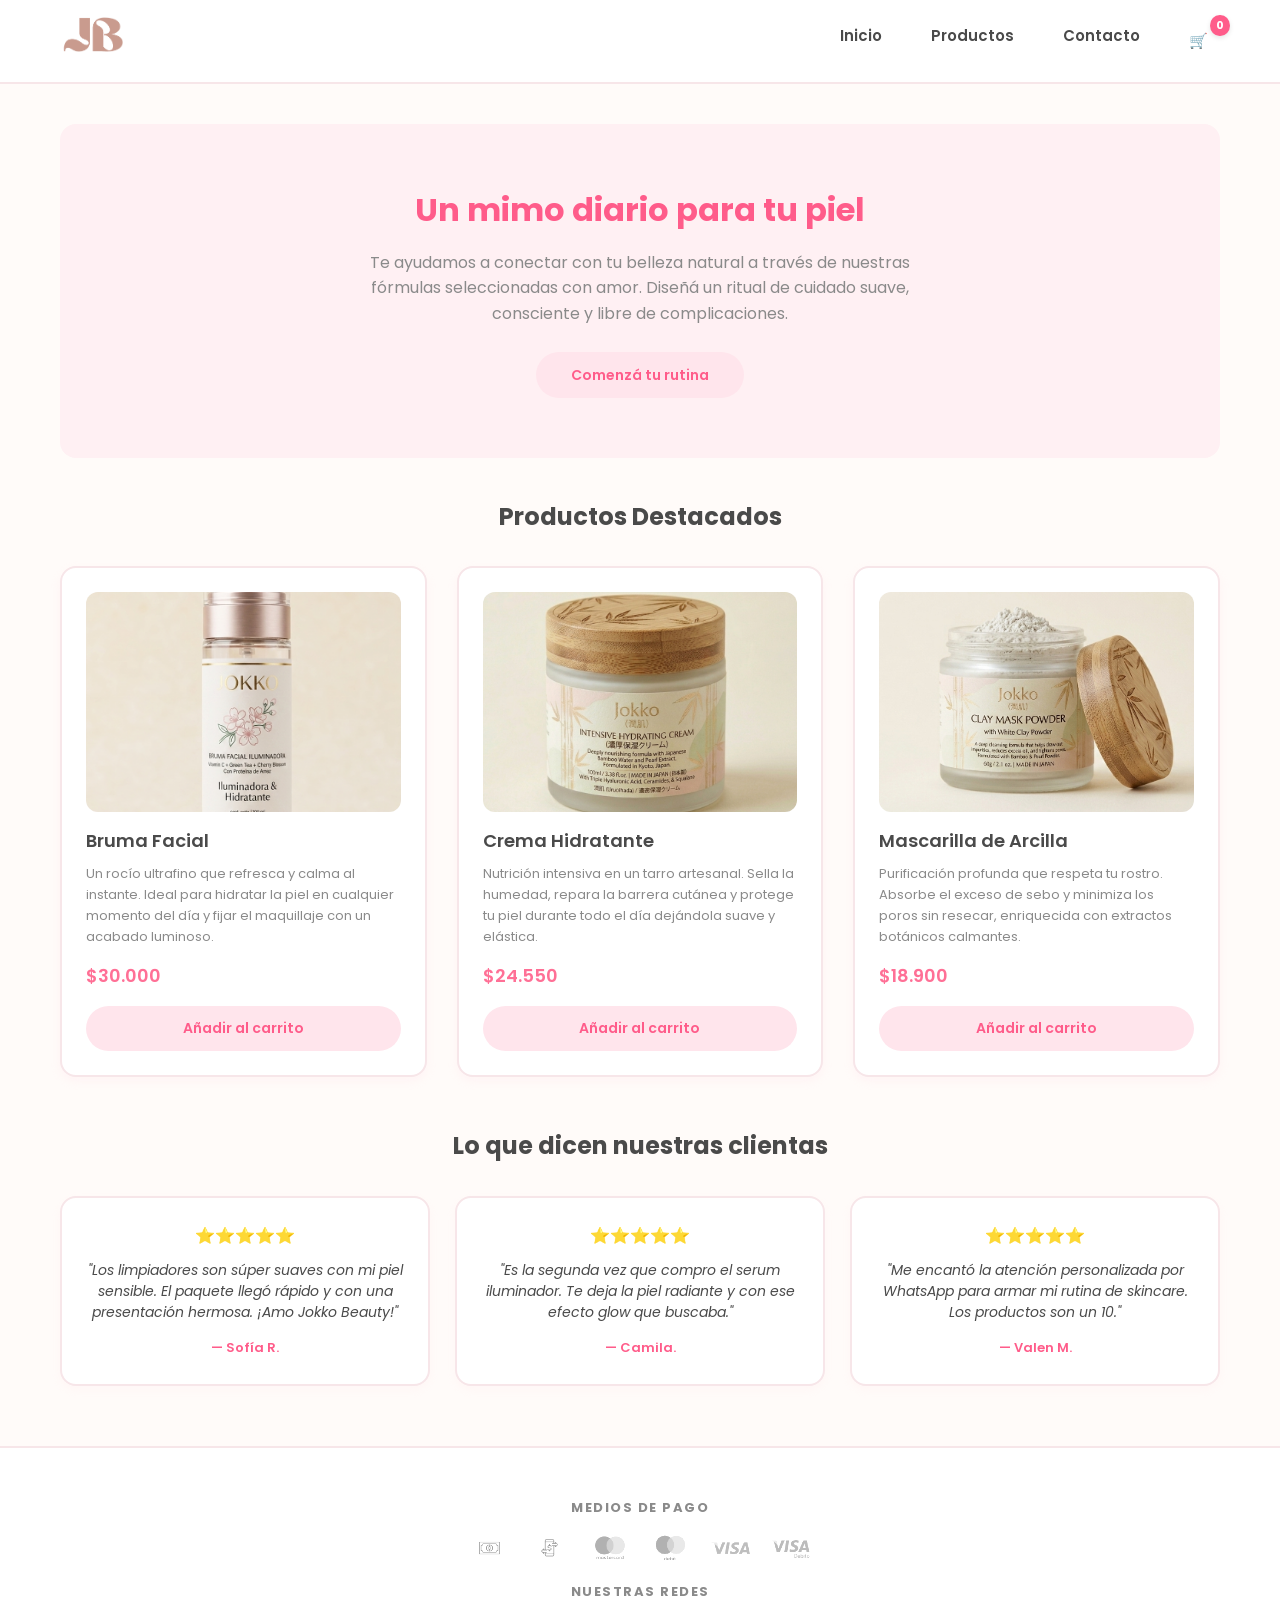
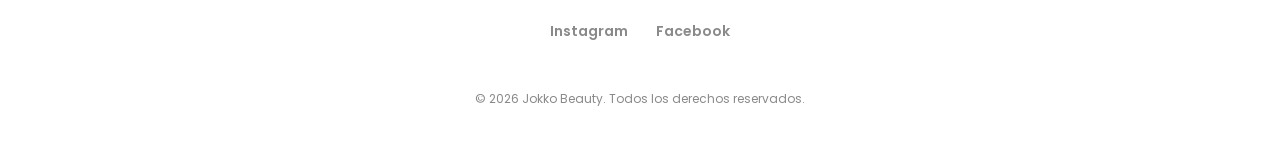
<file: index.html>
<!DOCTYPE html>
<html lang="es">
<head>
    <meta charset="UTF-8">
    <meta name="viewport" content="width=device-width, initial-scale=1.0">
    <link rel="icon" type="image/png" href="./img/JB-1.png">
    <title>Jokko Beauty | Inicio</title>
    <link rel="preconnect" href="https://fonts.googleapis.com">
    <link rel="preconnect" href="https://fonts.gstatic.com" crossorigin>
    <link href="https://fonts.googleapis.com/css2?family=Poppins:wght@300;400;600&display=swap" rel="stylesheet">
    <link rel="stylesheet" href="./css/index.css">
</head>
<body>
    <header> 
        <nav class="Menu-navegacion"> 
            <a href="index.html">
            <img src="./img/JB-1.png" alt="Jokko Beauty Logo">
            </a>
            <ul class="nav-list">
                <li><a href="index.html">Inicio</a></li>
                <li><a href="productos.html">Productos</a></li>
                <li><a href="contacto.html">Contacto</a></li>
                <li><a href="carrito.html" class="carrito-link">
        🛒 <span id="contador-carrito-nav" class="contador-badge">0</span>
    </a></li>
            </ul>
        </nav>
    </header>
    <main>
        <section style="text-align: center; padding: 60px 20px; background-color: var(--color-pastel-fondo); border-radius: var(--border-radius-cute); margin-bottom: 40px;">
            <h1 style="font-size: 32px; margin-bottom: 15px; color: #ff5c8a;">Un mimo diario para tu piel</h1>
            <p style="color: var(--color-secundario); max-width: 600px; margin: 0 auto 25px auto; font-size: 16px;">
                Te ayudamos a conectar con tu belleza natural a través de nuestras fórmulas seleccionadas con amor. Diseñá un ritual de cuidado suave, consciente y libre de complicaciones.
            </p>
            <a href="productos.html" class="btn-principal" style="display: inline-block; width: auto; padding: 12px 35px;">Comenzá tu rutina</a>
        </section>
<!-- Secciones Destacadas (3 Productos Elegidos) -->
    <h2 style="text-align: center; margin-bottom: 30px; font-size: 24px;">Productos Destacados</h2>
    <section class="productos-grid" style="margin-bottom: 40px;" id="contenedor-destacados">

        <article class="Card">
            <img src="./img/jokko_espuma.png" alt="Limpiador Espumoso">
            <h3>Espuma Limpiadora</h3>
            <p class="Descripcion">Textura sedosa que remueve con delicadeza las impurezas. Enriquecida con té verde y arroz que equilibran y calman el rostro en tu rutina diaria.</p>
            <p class="precio">$23.115</p>
            <button class="btn-buy" data-id="1">Agregar al carrito</button>
        </article>

        <article class="Card">
            <img src="./img/serum_vitaminaC.png" alt="Serum Iluminador de Vitamina C">
            <h3>Serum Vitamina C</h3>
            <p class="Descripcion">Poder antioxidante para iluminar tu piel. Desvanece manchas, unifica el tono del rostro y estimula el colágeno para una apariencia joven y fresca.</p>
            <p class="precio">$32.182</p>
            <button class="btn-buy" data-id="2">Agregar al carrito</button>
        </article>

        <article class="Card">
            <img src="./img/jokko_hidratante.png" alt="Crema Hidratante de Centella Asiatica">
            <h3>Crema Hidratante</h3>
            <p class="Descripcion">Nutrición intensiva en un tarro artesanal. Sella la humedad, repara la barrera cutánea y protege tu piel durante todo el día dejándola suave y elástica.</p>
            <p class="precio">$24.550</p>
            <button class="btn-buy" data-id="3">Agregar al carrito</button>
        </article>

    </section>
        <h2 style="text-align: center; margin-top: 50px; margin-bottom: 30px; font-size: 24px;">Lo que dicen nuestras clientas </h2>
        <section class="resenas-grid" style="margin-bottom: 20px;">
            
            <article class="resena-card">
                <div class="stars">⭐⭐⭐⭐⭐</div>
                <p class="resena-texto">"Los limpiadores son súper suaves con mi piel sensible. El paquete llegó rápido y con una presentación hermosa. ¡Amo Jokko Beauty!"</p>
                <h4 class="resena-autor">— Sofía R.</h4>
            </article>

            <article class="resena-card">
                <div class="stars">⭐⭐⭐⭐⭐</div>
                <p class="resena-texto">"Es la segunda vez que compro el serum iluminador. Te deja la piel radiante y con ese efecto glow que buscaba."</p>
                <h4 class="resena-autor">— Camila.</h4>
            </article>

            <article class="resena-card">
                <div class="stars">⭐⭐⭐⭐⭐</div>
                <p class="resena-texto">"Me encantó la atención personalizada por WhatsApp para armar mi rutina de skincare. Los productos son un 10."</p>
                <h4 class="resena-autor">— Valen M.</h4>
            </article>

        </section>
    </main>
    

    <footer>
        <h3>Medios de pago</h3>
        <div class="logos-pago">
            <img src="./img/efectivo.png" alt="efectivo">
            <img src="./img/tranferencia.png" alt="transferencia">
            <img src="./img/mastercard.png" alt="master">
            <img src="./img/masterdebito.png" alt="masterdeb">
            <img src="./img/visa.png" alt="visa">
            <img src="./img/visadebito.png" alt="visadeb">
        </div>
        <h3>Nuestras redes</h3>
        <a href="https://www.instagram.com/" target="_blank">Instagram</a>
        <a href="https://www.facebook.com/?locale=es_LA" target="_blank">Facebook</a>
        <br> <br>
        <p>© 2026 Jokko Beauty. Todos los derechos reservados.</p>
    </footer>
    <script src="./js/storage.js"></script>
    <script src="./js/productos.js"></script>
</body>
</html>
</file>
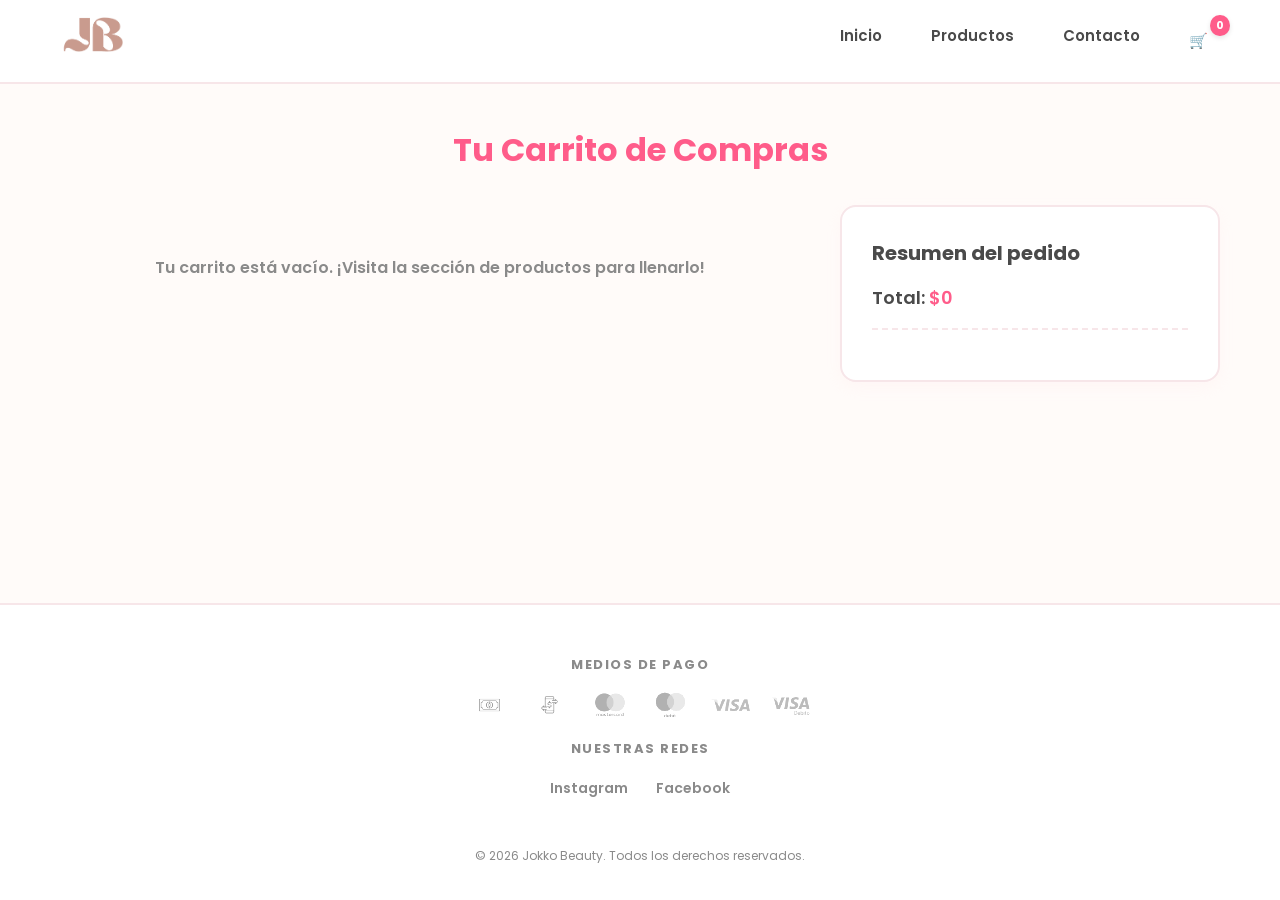
<file: carrito.html>
<!DOCTYPE html>
<html lang="es">
<head>
    <meta charset="UTF-8">
    <meta name="viewport" content="width=device-width, initial-scale=1.0">
    <link rel="icon" type="image/png" href="/img/JB-1.png">
    <title>Jokko Beauty | Carrito</title>
    <link rel="preconnect" href="https://fonts.googleapis.com">
    <link rel="preconnect" href="https://fonts.gstatic.com" crossorigin>
    <link href="https://fonts.googleapis.com/css2?family=Poppins:wght@300;400;600&display=swap" rel="stylesheet">
    <link rel="stylesheet" href="./css/index.css">
</head>
<body>
    <header> 
        <nav class="Menu-navegacion"> 
            <a href="index.html">
            <img src="/img/JB-1.png" alt="Jokko Beauty Logo">
            </a>
            <ul class="nav-list">
                <li><a href="index.html">Inicio</a></li>
                <li><a href="productos.html">Productos</a></li>
                <li><a href="contacto.html">Contacto</a></li>
                <li><a href="carrito.html" class="carrito-link">
        🛒 <span id="contador-carrito-nav" class="contador-badge">0</span>
    </a></li>
            </ul>
        </nav>
    </header>

<main>
    <h1 style="text-align: center; margin-bottom: 30px; color: #ff5c8a;">Tu Carrito de Compras</h1>
    
    <div class="carrito-layout-principal">
        
        <div id="contenedor-carrito">
            </div>

        <section class="resumen-compra">
            <h2>Resumen del pedido</h2>
            <div class="total-contenedor">
                Total: <span id="precio-total">$0</span>
            </div>
            <div class="acciones-carrito">
                <button id="btn-comprar" class="btn-principal">Iniciar Compra</button>
                <button id="btn-vaciar" class="btn-secundario">Vaciar Carrito</button>
            </div>
        </section>

    </div>
</main>
<div id="modal-compra" style="display: none; position: fixed; top: 0; left: 0; width: 100%; height: 100%; background-color: rgba(0,0,0,0.4); z-index: 2000; align-items: center; justify-content: center;">
    <div class="formulario-contacto" style="max-width: 400px; margin: 0 20px; position: relative;">
        <span id="cerrar-modal" style="position: absolute; top: 15px; right: 20px; cursor: pointer; font-size: 20px; color: var(--color-secundario);">×</span>
        <h2 style="font-size: 20px; margin-bottom: 15px; text-align: center; color: #ff5c8a;">¡Casi listo!</h2>
        <p style="font-size: 13px; color: var(--color-secundario); text-align: center; margin-bottom: 20px;">Completá tus datos para finalizar tu pedido por WhatsApp.</p>
        
        <form id="form-finalizar-compra">
            <label for="nombre-compra">Tu Nombre:</label>
            <input type="text" id="nombre-compra" required placeholder="Ej: Josefina">
            
            <label for="direccion-compra">Dirección de Envío:</label>
            <input type="text" id="direccion-compra" required placeholder="Ej: Av. Santa Fe 1234">
            
            <input type="submit" value="Continuar a WhatsApp">
        </form>
    </div>
</div>
    
    <footer>
        <h3>Medios de pago</h3>
        <div class="logos-pago">
               <img src="./img/efectivo.png" alt="efectivo">
            <img src="./img/tranferencia.png" alt="transferencia">
            <img src="./img/mastercard.png" alt="master">
            <img src="./img/masterdebito.png" alt="masterdeb">
            <img src="./img/visa.png" alt="visa">
            <img src="./img/visadebito.png" alt="visadeb">
        </div>
        <h3>Nuestras redes</h3>
        <a href="https://www.instagram.com/" target="_blank">Instagram</a>
        <a href="https://www.facebook.com/?locale=es_LA" target="_blank">Facebook</a>
        <br> <br>
        <p>© 2026 Jokko Beauty. Todos los derechos reservados.</p>
    </footer>

    <script src="./js/storage.js"></script>
    <script src="./js/carrito.js"></script>
</body>
</html>
</file>
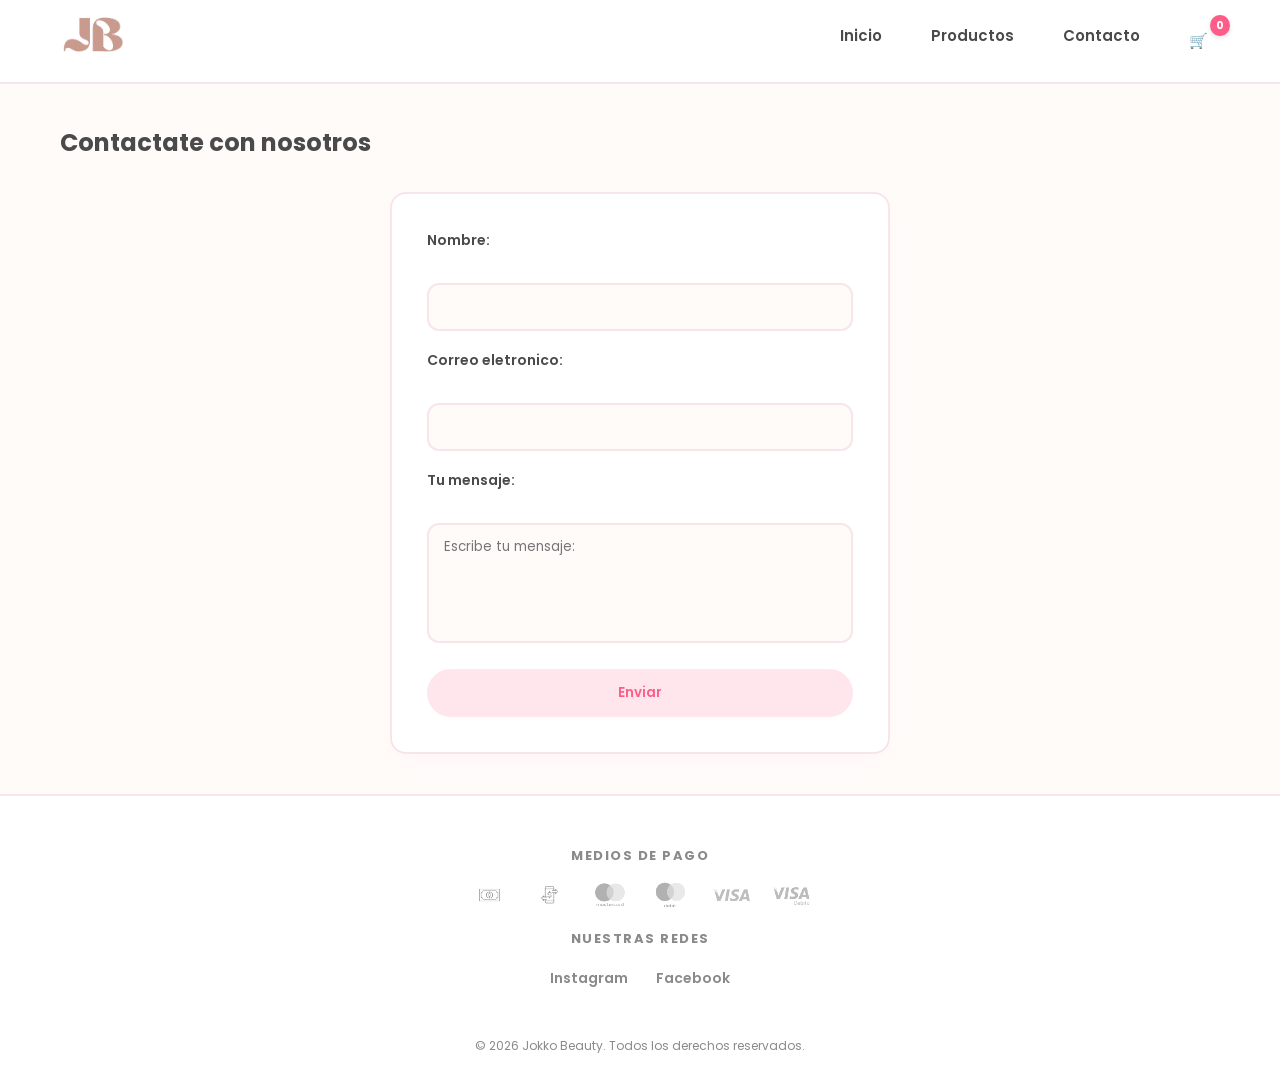
<file: contacto.html>
<!DOCTYPE html>
<html lang="es">
<head>
    <meta charset="UTF-8">
    <meta name="viewport" content="width=device-width, initial-scale=1.0">
    <link rel="icon" type="image/png" href="/img/JB-1.png">
    <title>Jokko Beauty | Contacto</title>
    <link rel="preconnect" href="https://fonts.googleapis.com">
    <link rel="preconnect" href="https://fonts.gstatic.com" crossorigin>
    <link href="https://fonts.googleapis.com/css2?family=Poppins:wght@300;400;600&display=swap" rel="stylesheet">
    <link rel="stylesheet" href="./css/index.css">
</head>
<body>
    <header> 
        <nav class="Menu-navegacion"> 
            <a href="index.html">
            <img src="/img/JB-1.png" alt="Jokko Beauty Logo">
            </a>
            <ul class="nav-list">
                <li><a href="index.html">Inicio</a></li>
                <li><a href="productos.html">Productos</a></li>
                <li><a href="contacto.html">Contacto</a></li>
                <li><a href="carrito.html" class="carrito-link">
        🛒 <span id="contador-carrito-nav" class="contador-badge">0</span>
    </a></li>
            </ul>
        </nav>
    </header>
    <main>
    <h2>Contactate con nosotros</h2>
    <form action="https://formspree.io/f/xbdbozvy" method="POST" class="formulario-contacto">
<label for="nombre">Nombre:</label> <br>
<input type="text" id="nombre" name="nombre" required>
<br>
<label for="email">Correo eletronico:</label> <br>
<input type="email" id="email" name="email" required>
<br>
<label for="textarea">Tu mensaje:</label> <br>
<textarea name="mensaje" id="textarea" placeholder="Escribe tu mensaje:"></textarea>
<br>
    <input type="submit" value="Enviar">
</form>
    </main>
    <footer>
        <h3>Medios de pago</h3>
        <div class="logos-pago">
               <img src="./img/efectivo.png" alt="efectivo">
            <img src="./img/tranferencia.png" alt="transferencia">
            <img src="./img/mastercard.png" alt="master">
            <img src="./img/masterdebito.png" alt="masterdeb">
            <img src="./img/visa.png" alt="visa">
            <img src="./img/visadebito.png" alt="visadeb">
        </div>
        <h3>Nuestras redes</h3>
        <a href="https://www.instagram.com/" target="_blank">Instagram</a>
        <a href="https://www.facebook.com/?locale=es_LA" target="_blank">Facebook</a>
        <br> <br>
        <p>© 2026 Jokko Beauty. Todos los derechos reservados.</p>
    </footer>

<script src="./js/storage.js"></script>
<script src="./js/contacto.js"></script>
</body>
</html>
</file>
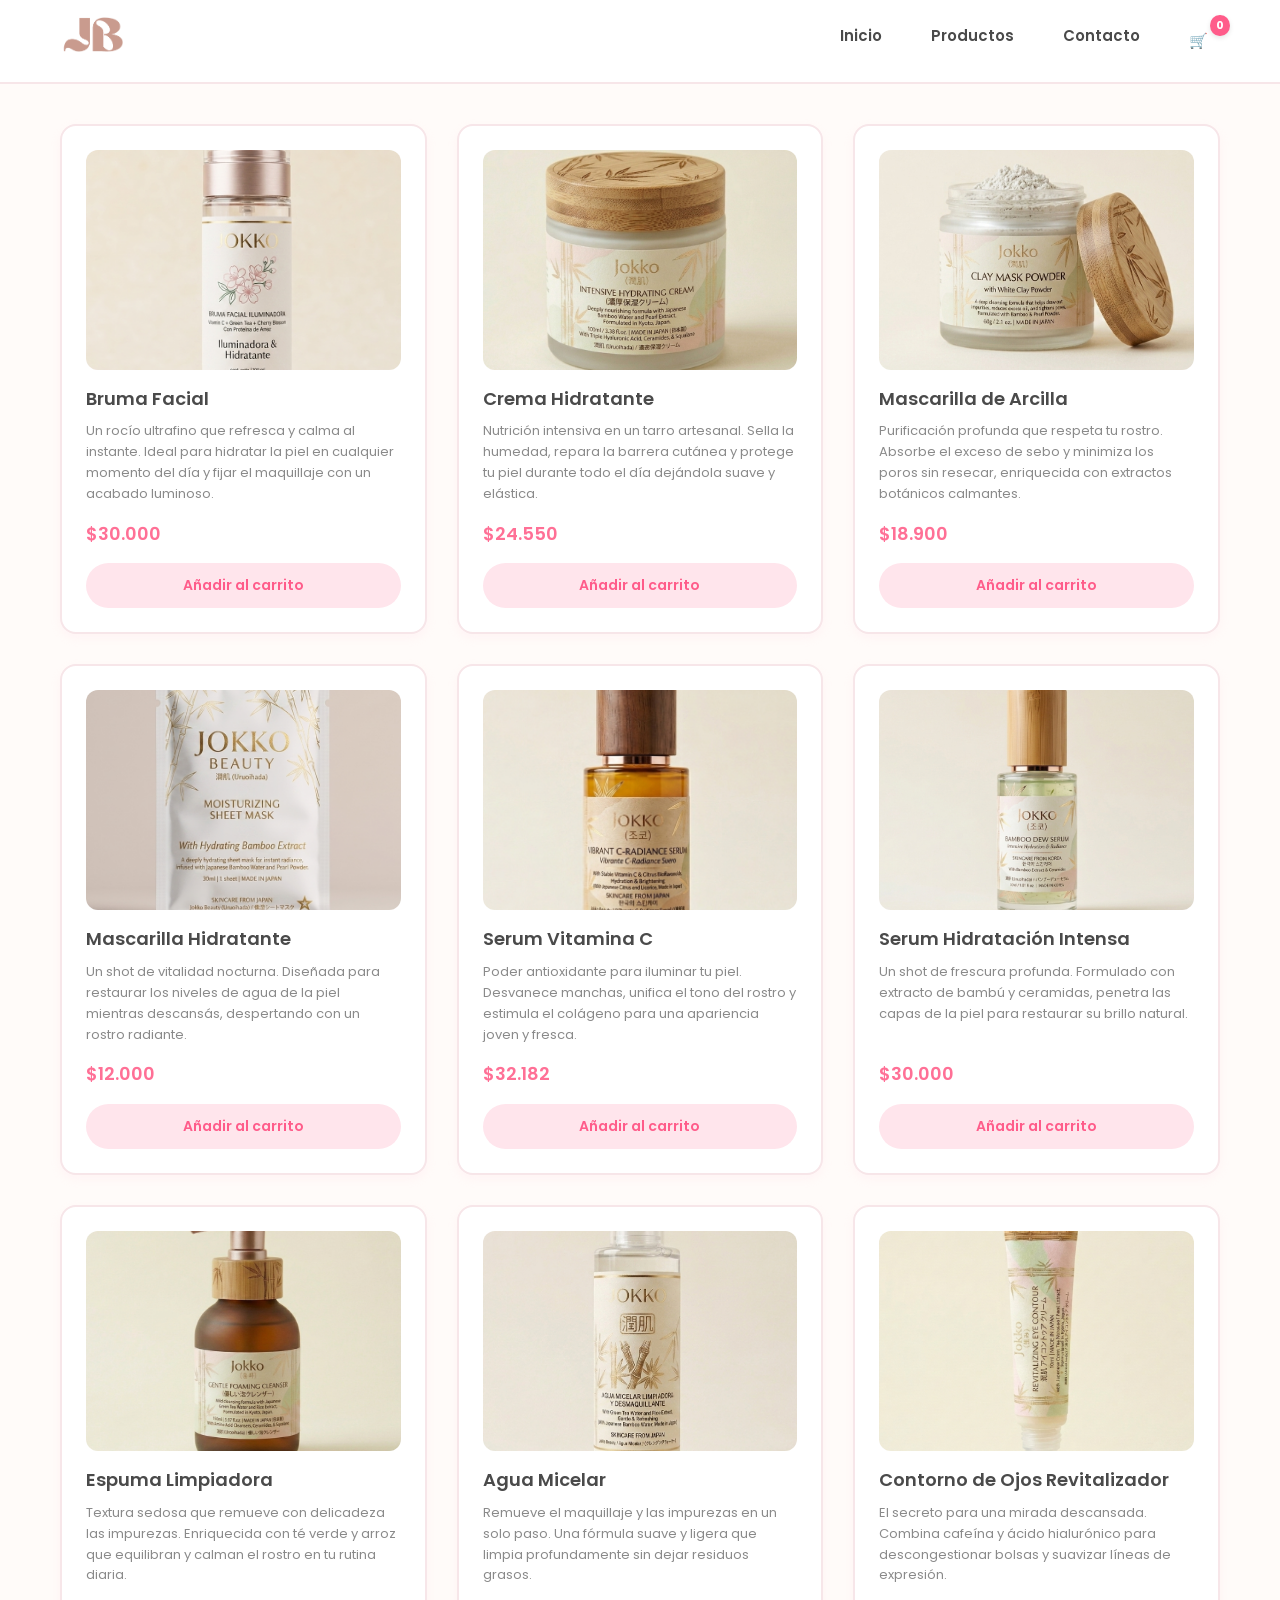
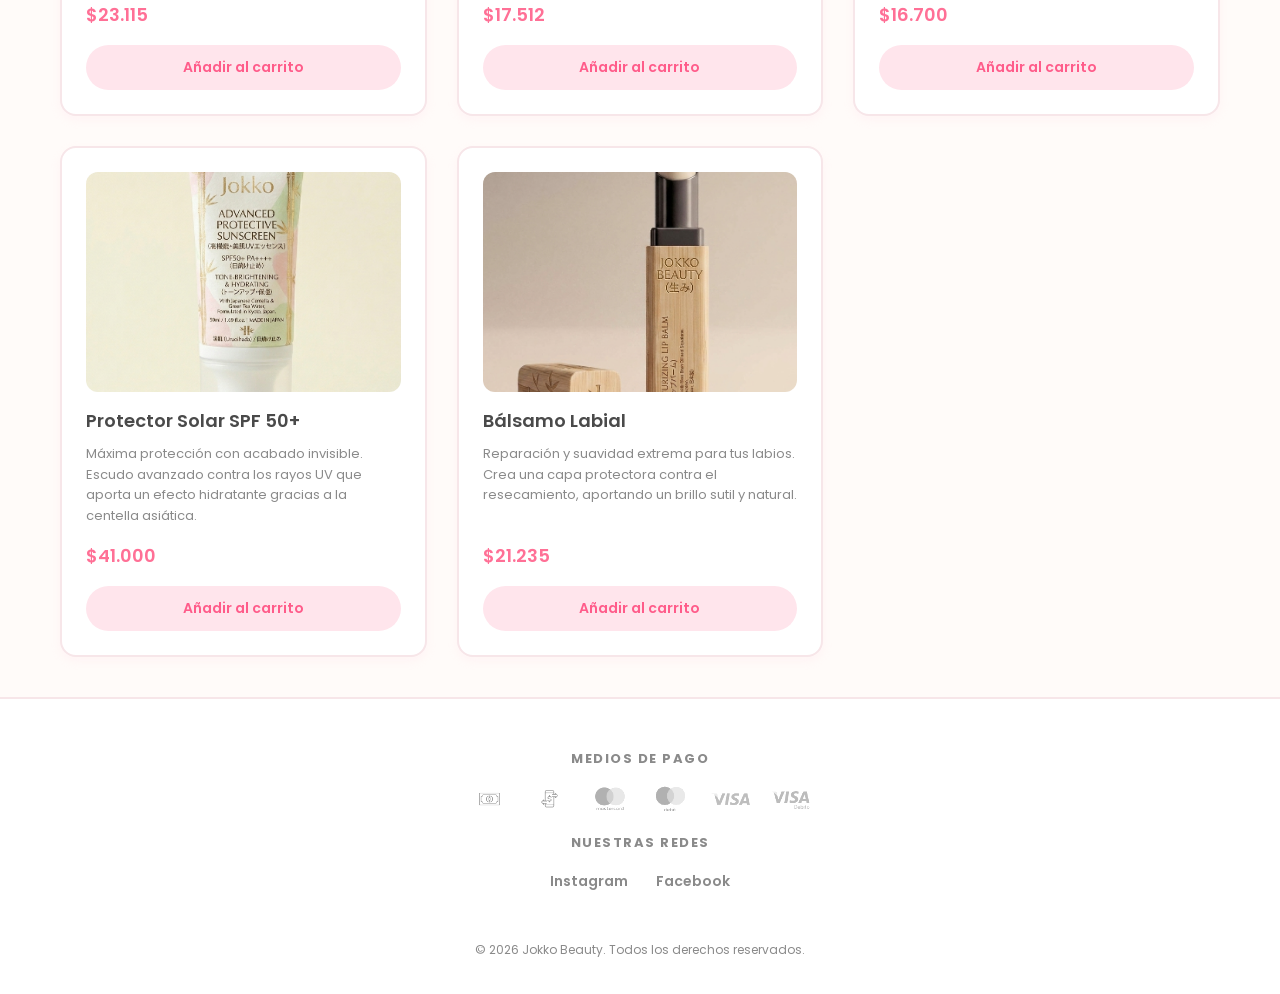
<file: productos.html>
<!DOCTYPE html>
<html lang="es">
<head>
    <meta charset="UTF-8">
    <meta name="viewport" content="width=device-width, initial-scale=1.0">
    <link rel="icon" type="image/png" href="/img/JB-1.png">
    <title>Jokko Beauty | Productos</title>
    <link rel="preconnect" href="https://fonts.googleapis.com">
    <link rel="preconnect" href="https://fonts.gstatic.com" crossorigin>
    <link href="https://fonts.googleapis.com/css2?family=Poppins:wght@300;400;600&display=swap" rel="stylesheet">
    <link rel="stylesheet" href="./css/index.css">
</head>
<body>
    <header> 
        <nav class="Menu-navegacion"> 
            <a href="index.html">
            <img src="/img/JB-1.png" alt="Jokko Beauty Logo">
            </a>
            <ul class="nav-list">
                <li><a href="index.html">Inicio</a></li>
                <li><a href="productos.html">Productos</a></li>
                <li><a href="contacto.html">Contacto</a></li>
                <li><a href="carrito.html" class="carrito-link">
        🛒 <span id="contador-carrito-nav" class="contador-badge">0</span>
    </a></li>
            </ul>
        </nav>
    </header>
    <main>
        <section id="contenedor-productos" class="productos-grid">
        </section>
    </main>
    <footer>
        <h3>Medios de pago</h3>
        <div class="logos-pago">
               <img src="./img/efectivo.png" alt="efectivo">
            <img src="./img/tranferencia.png" alt="transferencia">
            <img src="./img/mastercard.png" alt="master">
            <img src="./img/masterdebito.png" alt="masterdeb">
            <img src="./img/visa.png" alt="visa">
            <img src="./img/visadebito.png" alt="visadeb">
        </div>
        <h3>Nuestras redes</h3>
        <a href="https://www.instagram.com/" target="_blank">Instagram</a>
        <a href="https://www.facebook.com/?locale=es_LA" target="_blank">Facebook</a>
        <br> <br>
        <p>© 2026 Jokko Beauty. Todos los derechos reservados.</p>
    </footer>
<script src="./js/storage.js"></script>
<script src="./js/productos.js"></script>
</body>
</html>
</file>
<file: css/index.css>
/*conf. gral*/
:root {
    --color-fondo: #fffbf9;
    --color-bloques: #ffffff;
    --color-principal: #4a4a4a;
    --color-secundario: #8a8a8a;
    --color-pastel-rosa: #ffe5ec;
    --color-pastel-hover: #ffcad4;
    --color-pastel-fondo: #fff0f3;
    --color-borde: #f7e6e9;
    
    --fuente-principal: 'Poppins', sans-serif;
    --border-radius-cute: 16px;
}

* {
    margin: 0;
    padding: 0;
    box-sizing: border-box;
}

body {
    font-family: var(--fuente-principal);
    background-color: var(--color-fondo);
    color: var(--color-principal);
    line-height: 1.6;
    display: flex;
    flex-direction: column;
    min-height: 100vh;
}

/* Links */
a {
    text-decoration: none;
    color: inherit;
}

main {
    flex: 1;
    padding: 40px 20px;
    max-width: 1200px;
    margin: 0 auto;
    width: 100%;
}

/*header*/
header {
    background-color: var(--color-bloques);
    border-bottom: 2px solid var(--color-borde);
    position: sticky;
    top: 0;
    z-index: 100;
}

.Menu-navegacion {
    display: flex;
    justify-content: space-between;
    align-items: center;
    max-width: 1200px;
    margin: 0 auto;
    padding: 12px 20px;
}

.Menu-navegacion img {
    height: 50px;
    object-fit: contain;
}

.nav-list {
    display: flex;
    gap: 25px;
    list-style: none;
}

.nav-list a {
    font-size: 15px;
    font-weight: 600;
    color: var(--color-principal);
    padding: 6px 12px;
    border-radius: 20px;
    transition: all 0.3s ease;
}

.nav-list a:hover {
    background-color: var(--color-pastel-fondo);
    color: #ff7096;
}

/*catalogo + carrito*/
.productos-grid {
    display: grid;
    grid-template-columns: repeat(auto-fill, minmax(280px, 1fr));
    gap: 30px;
    width: 100%;
}

.Card {
    background-color: var(--color-bloques);
    border: 2px solid var(--color-borde);
    border-radius: var(--border-radius-cute);
    padding: 24px;
    display: flex;
    flex-direction: column;
    justify-content: space-between;
    transition: transform 0.3s ease, box-shadow 0.3s ease;
    box-shadow: 0 4px 10px rgba(255, 229, 236, 0.3);
}

.Card:hover {
    transform: translateY(-6px);
    box-shadow: 0 12px 24px rgba(255, 202, 212, 0.5);
    border-color: var(--color-pastel-hover);
}

.Card img {
    width: 100%;
    height: 220px;
    object-fit: cover;
    border-radius: 12px;
    margin-bottom: 15px;
    background-color: var(--color-pastel-fondo);
}

.Card h3 {
    font-size: 18px;
    font-weight: 600;
    margin-bottom: 8px;
}

.Card .Descripcion {
    font-size: 13px;
    color: var(--color-secundario);
    margin-bottom: 15px;
    flex-grow: 1;
}

.Card .precio {
    font-size: 18px;
    font-weight: 600;
    color: #ff7096;
    margin-bottom: 15px;
}

.btn-buy, .btn-principal, .btn-secundario {
    width: 100%;
    padding: 12px;
    border: none;
    border-radius: 25px; 
    font-family: var(--fuente-principal);
    font-size: 14px;
    font-weight: 600;
    cursor: pointer;
    transition: all 0.3s ease;
    text-align: center;
}

.btn-buy, .btn-principal {
    background-color: var(--color-pastel-rosa);
    color: #ff5c8a;
}

.btn-buy:hover, .btn-principal:hover {
    background-color: var(--color-pastel-hover);
    transform: scale(1.02);
}

.btn-secundario {
    background-color: transparent;
    color: var(--color-secundario);
    border: 2px solid var(--color-borde);
}

.btn-secundario:hover {
    background-color: var(--color-pastel-fondo);
    border-color: var(--color-pastel-hover);
    color: #ff5c8a;
}

.item-cantidad-catalogo {
    display: flex;
    align-items: center;
    justify-content: space-between;
    background-color: var(--color-pastel-fondo);
    border: 2px solid var(--color-borde);
    border-radius: var(--border-radius-cute);
    padding: 5px 10px;
    width: 100%;
    box-sizing: border-box;
}

.btn-cantidad-cat {
    background-color: var(--color-bloques);
    border: 1px solid var(--color-borde);
    width: 32px;
    height: 32px;
    border-radius: 50%;
    cursor: pointer;
    font-weight: bold;
    color: #ff5c8a;
    display: flex;
    align-items: center;
    justify-content: center;
    transition: all 0.2s ease;
}

.btn-cantidad-cat:hover {
    background-color: var(--color-pastel-rosa);
    transform: scale(1.05);
}

.cantidad-cat-num {
    font-weight: 600;
    color: var(--color-principal);
    font-size: 15px;
}

/*todo el carrito*/

.carrito-layout-principal {
    display: grid;
    grid-template-columns: 1fr 380px;
    gap: 40px;
    align-items: start;
    width: 100%;
}

#contenedor-carrito {
    display: flex;
    flex-direction: column;
    gap: 20px;
    width: 100%;
}

.item-carrito {
    display: flex;
    flex-direction: row;
    align-items: center;
    justify-content: space-between;
    gap: 20px;
    background-color: var(--color-bloques);
    border: 2px solid var(--color-borde);
    border-radius: var(--border-radius-cute);
    padding: 20px;
    box-shadow: 0 4px 10px rgba(255, 229, 236, 0.2);
}

.item-carrito img {
    width: 80px;
    height: 80px;         
    object-fit: cover;    
    border-radius: 8px;   
    background-color: var(--color-pastel-fondo); 
}

.item-info {
    flex: 2;
}

.item-cantidad {
    display: flex;
    align-items: center;
    gap: 12px;
    background-color: var(--color-pastel-fondo);
    padding: 6px 12px;
    border-radius: 20px;
}

.btn-cantidad {
    background-color: var(--color-bloques);
    border: 1px solid var(--color-borde);
    width: 28px;
    height: 28px;
    border-radius: 50%;
    cursor: pointer;
    display: flex;
    align-items: center;
    justify-content: center;
    font-weight: bold;
    color: #ff5c8a;
    transition: all 0.2s ease;
}

.btn-cantidad:hover {
    background-color: var(--color-pastel-rosa);
}

.btn-eliminar {
    background: none;
    border: none;
    color: #ff5c8a;
    cursor: pointer;
    font-size: 14px;
    font-weight: 600;
}

.btn-eliminar:hover {
    text-decoration: underline;
}

.resumen-compra {
    padding: 30px;
    background-color: var(--color-bloques);
    border: 2px solid var(--color-borde);
    border-radius: var(--border-radius-cute);
    box-shadow: 0 6px 15px rgba(255, 229, 236, 0.2);
    width: 100%;
}

.resumen-compra h2 {
    font-size: 20px;
    margin-bottom: 15px;
}

.total-contenedor {
    font-size: 18px;
    font-weight: 600;
    margin-bottom: 20px;
    border-bottom: 2px dashed var(--color-borde); 
    padding-bottom: 15px;
}

.total-contenedor span {
    color: #ff5c8a;
}

.acciones-carrito {
    display: flex;
    flex-direction: column;
    gap: 12px;
}

.carrito-link {
    position: relative;
    display: inline-block;
    font-size: 20px;
    text-decoration: none;
}

.contador-badge {
    position: absolute;
    top: -8px;
    right: -10px;
    background-color: #ff5c8a;
    color: white;
    font-size: 11px;
    font-weight: bold;
    border-radius: 50%;
    padding: 2px 6px;
    min-width: 15px;
    text-align: center;
    box-shadow: 0 2px 5px rgba(0, 0, 0, 0.1);
    transition: transform 0.2s ease;
}
.contador-badge.actualizado {
    transform: scale(1.3);
}

/*responsive carrito*/
@media (max-width: 992px) {
    .carrito-layout-principal {
        grid-template-columns: 1fr;
        gap: 30px;
    }
}

@media (max-width: 576px) {
    .item-carrito {
        flex-direction: column;
        text-align: center;
    }
}
/*form*/
.formulario-contacto {
    max-width: 500px;
    margin: 30px auto 0 auto;
    background-color: var(--color-bloques);
    padding: 35px;
    border: 2px solid var(--color-borde);
    border-radius: var(--border-radius-cute);
    box-shadow: 0 6px 15px rgba(255, 229, 236, 0.2);
}

.formulario-contacto label {
    font-size: 14px;
    font-weight: 600;
    display: block;
    margin-bottom: 6px;
    color: var(--color-principal);
}

.formulario-contacto input[type="text"],
.formulario-contacto input[type="email"],
.formulario-contacto textarea {
    width: 100%;
    padding: 12px 15px;
    border: 2px solid var(--color-borde);
    border-radius: 12px;
    font-family: var(--fuente-principal);
    margin-bottom: 18px;
    outline: none;
    background-color: var(--color-fondo);
    transition: border-color 0.3s ease;
}

.formulario-contacto input[type="text"]:focus,
.formulario-contacto input[type="email"]:focus,
.formulario-contacto textarea:focus {
    border-color: var(--color-pastel-hover);
    background-color: var(--color-bloques);
}

.formulario-contacto textarea {
    height: 120px;
    resize: none;
}

.formulario-contacto input[type="submit"] {
    width: 100%;
    padding: 14px;
    background-color: var(--color-pastel-rosa);
    color: #ff5c8a;
    border: none;
    border-radius: 25px;
    font-family: var(--fuente-principal);
    font-weight: 600;
    cursor: pointer;
    transition: all 0.3s ease;
}

.formulario-contacto input[type="submit"]:hover {
    background-color: var(--color-pastel-hover);
    transform: scale(1.02);
}

/*footer*/
footer {
    background-color: var(--color-bloques);
    border-top: 2px solid var(--color-borde);
    padding: 35px 20px;
    text-align: center;
    margin-top: auto;
}

footer h3 {
    font-size: 13px;
    text-transform: uppercase;
    letter-spacing: 1.5px;
    color: var(--color-secundario);
    margin-bottom: 15px;
    margin-top: 15px;
}

.logos-pago {
    display: flex;
    justify-content: center;
    gap: 15px;
    flex-wrap: wrap;
    margin-bottom: 20px;
}

.logos-pago img {
    height: 28px;
    object-fit: contain;
    filter: grayscale(100%) brightness(1.2);
    opacity: 0.4;
    transition: all 0.3s ease;
}

.logos-pago img:hover {
    filter: grayscale(0%) brightness(1);
    opacity: 1;
}

footer a {
    font-size: 14px;
    margin: 0 12px;
    font-weight: 600;
    color: var(--color-secundario);
    transition: color 0.3s ease;
}

footer a:hover {
    color: #ff5c8a;
}

footer p {
    font-size: 12px;
    color: var(--color-secundario);
    margin-top: 20px;
}

/* notis*/
.toast-notificacion {
    position: fixed;
    bottom: 25px;
    right: 25px;
    background-color: #ff5c8a;
    color: #ffffff;
    padding: 16px 28px;
    border-radius: 30px;
    font-size: 14px;
    font-weight: 600;
    box-shadow: 0 8px 20px rgba(255, 92, 138, 0.3);
    z-index: 1000;
    transition: opacity 0.5s ease, transform 0.5s ease;
    animation: slideIn 0.3s ease-out;
}

.toast-notificacion.ocultar {
    opacity: 0;
    transform: translateY(20px);
}

@keyframes slideIn {
    from { transform: translateY(50px); opacity: 0; }
    to { transform: translateY(0); opacity: 1; }
}

.carrito-vacio, .error-mensaje {
    text-align: center;
    grid-column: 1 / -1;
    color: var(--color-secundario);
    font-weight: 600;
    padding: 50px 0;
}

/*media queries)*/
@media (max-width: 768px) {
    .Menu-navegacion {
        flex-direction: column;
        gap: 15px;
    }
    
    .item-carrito {
        flex-direction: column;
        text-align: center;
        padding-bottom: 25px;
        border-bottom: 2px dashed var(--color-borde);
    }

    .resumen-compra {
        margin-left: auto;
        margin-right: auto;
    }
}
/*reseñas*/
.resenas-grid {
    display: grid;
    grid-template-columns: repeat(auto-fit, minmax(280px, 1fr));
    gap: 25px;
    width: 100%;
}

.resena-card {
    background-color: var(--color-bloques);
    border: 2px solid var(--color-borde);
    border-radius: var(--border-radius-cute);
    padding: 25px;
    text-align: center;
    box-shadow: 0 4px 10px rgba(255, 229, 236, 0.2);
    display: flex;
    flex-direction: column;
    justify-content: space-between;
}

.resena-card:hover {
    border-color: var(--color-pastel-hover);
    transform: translateY(-3px);
    transition: all 0.3s ease;
}

.stars {
    font-size: 16px;
    margin-bottom: 12px;
}

.resena-texto {
    font-size: 14px;
    font-style: italic;
    color: var(--color-principal);
    line-height: 1.5;
    margin-bottom: 15px;
}

.resena-autor {
    font-size: 13px;
    font-weight: 600;
    color: #ff5c8a;
}
</file>
